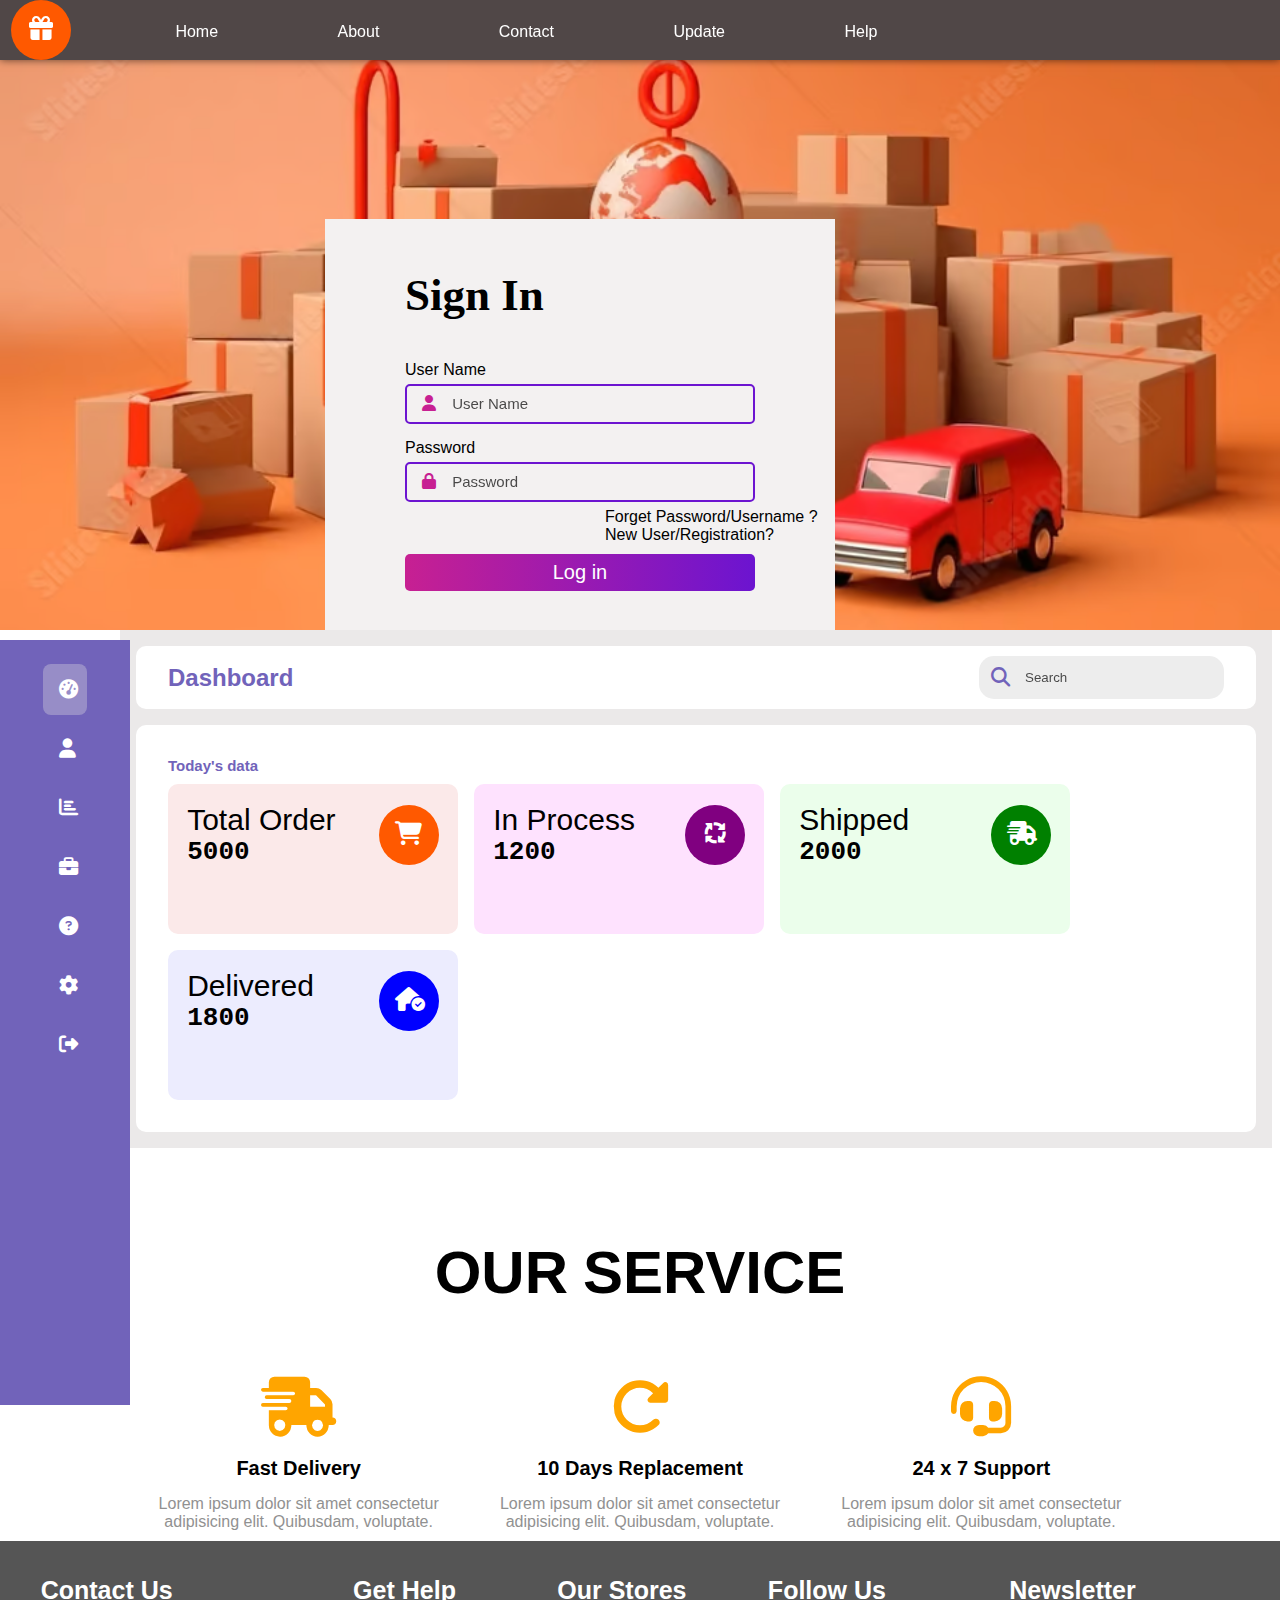
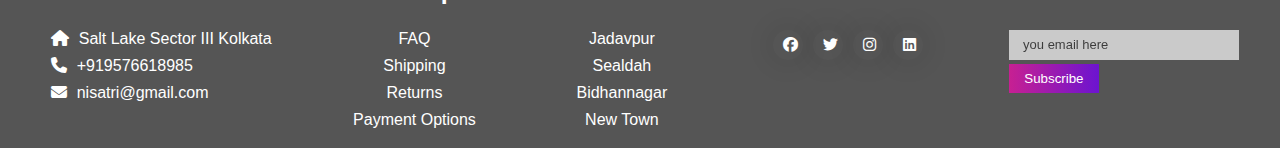
<file: index.html>
<!DOCTYPE html>
<html lang="en">
<head>
    <meta charset="UTF-8">
    <meta name="viewport" content="width=device-width, initial-scale=1.0">
    <title>Document</title>
    <link rel="stylesheet" href="style.css">
    <link rel="stylesheet"
    href="https://cdnjs.cloudflare.com/ajax/libs/font-awesome/6.4.0/css/all.min.css"/>
</head>
<body>
    <div class="cov">
    <div class="login_form">
         
        <div class="right">
            <h1>Sign In </h1>
            <form action="#" method="post">
                <p>User Name</p>
                <div class="user">
                    <i class="fa-solid fa-user"></i>
                     <input type="text"name="user" placeholder="User Name" class="username">
                </div>
                <p class="password_tag">Password</p>
                <div class="password">
                    <i class="fa-solid fa-lock"></i>
                    <input type="text"name="password" placeholder="Password">
    
                </div>
                <p class="forget">Forget Password/Username ? <br> New User/Registration?</p>
                <!-- <p class="forget"> New User</p> -->
                <button type="submit">Log in</button>
            </form>
        </div>
    </div>
    <section>
        
        <nav>
            <div class="logo">
              <h1></h1>
            </div>
            <ul>
                <i class="fa-solid fa-gift icon dark-yellow"></i>
            
            
                <li><a href="#Home">Home</a></li>
                <li><a href="#About">About</a></li>
                <li><a href="#Contact">Contact</a></li>
                <li><a href="#Update">Update</a></li>
                <li><a href="#Help">Help</a></li>
            </ul>
        </nav>
    </section>
  </div>
    
 
    <div class="main--content">
        
        <div class="header--wrapper">
            <div class="header--title">
                <span></span>
                <h2>Dashboard</h2>
            </div>
            <div class="user--info">
                <div class="search--box">
                <i class="fa-solid fa-search"></i>
               <input type="text"placeholder="Search">
                </div>
            </div>
        </div>
        <div class="card--container">
            <h3 class="main--title">Today's data</h3>
            <div class="card--wrapper">
             <div class="payment--card light-red">
                <div class="card--header">
                    <div class="amount">
                        <span class="title">Total Order</span>
                        <span class="amount--value">5000</span>
                    </div>
                    <i class="fas fa-cart-shopping icon dark-yellow"></i>
                </div>
                <span class="card-detail"></span>
             </div>
             <div class="payment--card light-purple">
                <div class="card--header">
                    <div class="amount">
                        <span class="title">In Process</span>
                        <span class="amount--value">1200</span>
                    </div>
                    <i class="fas fa-arrows-spin icon dark-purple"></i>
                </div>
                <span class="card-detail"></span>
             </div>
             <div class="payment--card light-green">
                <div class="card--header">
                    <div class="amount">
                        <span class="title">Shipped</span>
                        <span class="amount--value">2000</span>
                    </div>
                    <i class="fas fa-truck-fast icon dark-green"></i>
                </div>
                <span class="card-detail"></span>
             </div>
             <div class="payment--card light-blue">
                <div class="card--header">
                    <div class="amount">
                        <span class="title">Delivered</span>
                        <span class="amount--value">1800</span>
                    </div>
                    <i class="fas fa-house-circle-check icon dark-blue"></i>
                </div>
                <span class="card-detail"></span>
             </div>
            </div>
        </div>
    </div>
    <div class="sidebar">
        <div class="logx">
            <ul class="menu">
               <li class="active">
                <a href="#">
                    <i class="fas fa-tachometer-alt"></i>
                    <span>Dashboard</span>
                </a>
               </li> <li>
                <a href="#">
                    <i class="fas fa-user"></i>
                    <span>Profile</span>
                </a>
               </li>
               <li>
                <a href="#">
                    <i class="fas fa-chart-bar"></i>
                    <span>Statistics</span>
                </a>
               </li>
               <li>
                <a href="#">
                    <i class="fas fa-briefcase"></i>
                    <span>Careers</span>
                </a>
               </li>
               <li>
                <a href="#">
                    <i class="fas fa-question-circle"></i>
                    <span>FAQ</span>
                </a>
               </li>
               <li>
                <a href="#">
                    <i class="fas fa-cog"></i>
                    <span>Settings</span>
                </a>
               </li>
                <li class="logout">
                <a href="#">
                    <i class="fas fa-sign-out-alt"></i>
                    <span>Logout</span>
                </a>
               </li>
    
    
            </ul>
        </div>
       </div>
       <div class="service"id="Service">
        <h1>our<span>service</span></h1>
        <div class="service_cards">
            <div class="service_box">
                <i class="fa-solid fa-truck-fast"></i>
                <h3>Fast Delivery</h3>
                <p>Lorem ipsum dolor sit amet consectetur adipisicing elit. Quibusdam, voluptate.</p>
            </div>
            <div class="service_box">
                <i class="fa-solid fa-rotate-right"></i>
                <h3>10 Days Replacement</h3>
                <p>Lorem ipsum dolor sit amet consectetur adipisicing elit. Quibusdam, voluptate.</p>
            </div>
            <div class="service_box">
                <i class="fa-solid fa-headset"></i>
                <h3>24 x 7 Support</h3>
                <p>Lorem ipsum dolor sit amet consectetur adipisicing elit. Quibusdam, voluptate.</p>
            </div>
    
        </div>
    </div>
    <footer>
        <div class="footer_main">
            <div class="tag">
                <h1>Contact Us</h1>
                <a href="#"><i class="fa-solid fa-house"></i>Salt Lake Sector III Kolkata</a>
                <a href="#"><i class="fa-solid fa-phone"></i>+919576618985</a>
                <a href="#"><i class="fa-solid fa-envelope"></i>nisatri@gmail.com</a>
            </div>
            <div class="tag">
                <h1>Get Help</h1>
                <a href="#"class="center">FAQ</a>
                <a href="#"class="center">Shipping</a>
                <a href="#"class="center">Returns</a>
                <a href="#"class="center">Payment Options</a>
                </div>
                <div class="tag">
                    <h1>Our Stores</h1>
                    <a href="#"class="center">Jadavpur</a>
                    <a href="#"class="center">Sealdah</a>
                    <a href="#"class="center">Bidhannagar</a>
                    <a href="#"class="center">New Town </a>
                </div>
                <div class="tag">
                    <h1>Follow Us</h1>
                    <div class="social_link">
                    <a href="#"><i class="fa-brands fa-facebook"></i></a>
                    <a href="#"><i class="fa-brands fa-twitter"></i></a>
                    <a href="#"><i class="fa-brands fa-instagram"></i></a>
                    <a href="#"><i class="fa-brands fa-linkedin"></i></a>
                     </div>
                </div>
                <div class="tag">
                    <h1>Newsletter</h1>
                    <div class="search_bar">
                        <input type="text" placeholder="you email here">
                        <button type="submit">Subscribe</button>
                    </div>
                
                </div>
        
        </div>
        
        </footer>
</body>
</html>
</file>
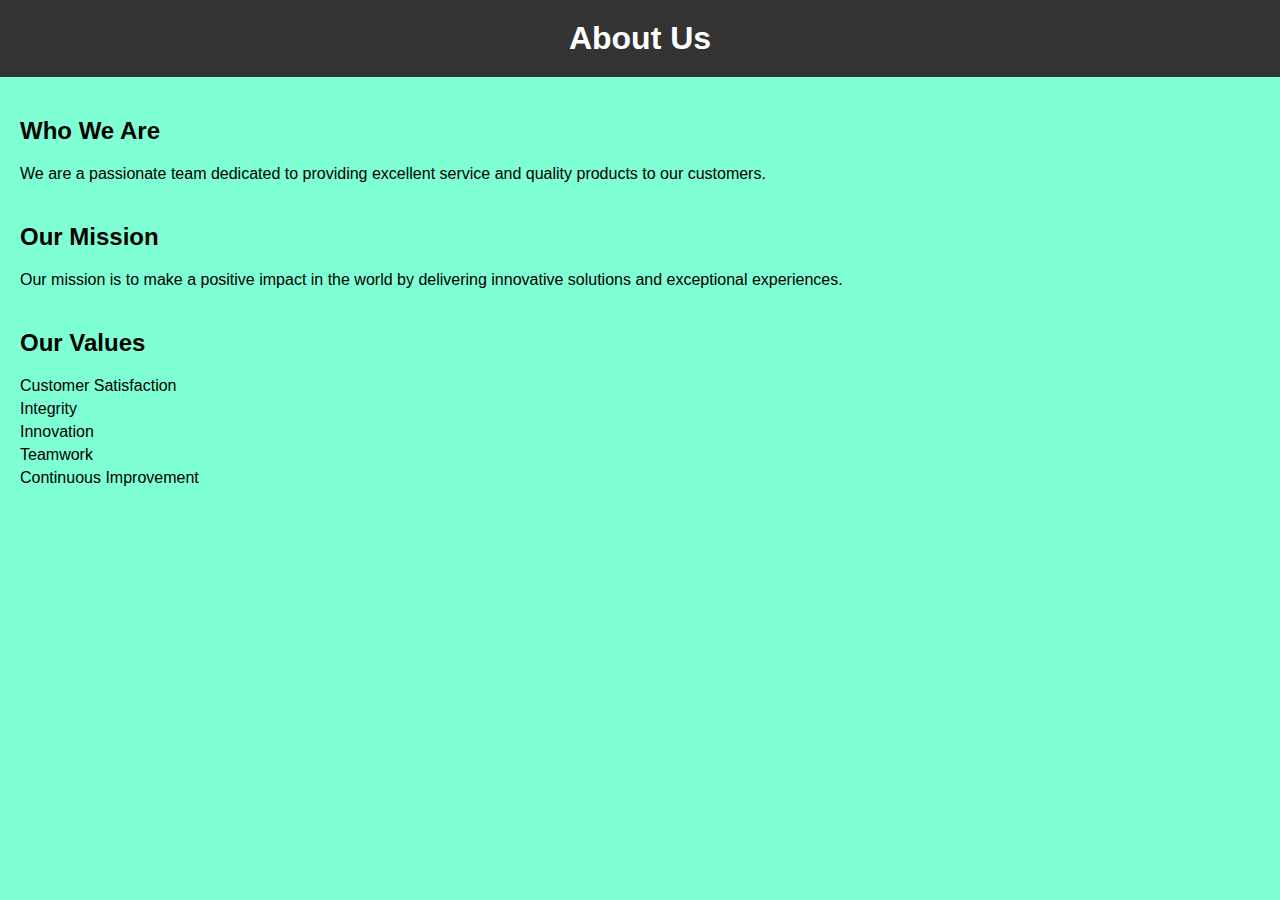
<file: About.html>
<!DOCTYPE html>
<html lang="en">
<head>
    <meta charset="UTF-8">
    <meta name="viewport" content="width=device-width, initial-scale=1.0">
    <title>About Us</title>
   
    <style>
        body {
    font-family: Arial, sans-serif;
    margin: 0;
    padding: 0;
    background-color:aquamarine;
    
}

header {
    background-color: #333;
    color: #fff;
    text-align: center;
    padding: 20px 0;
}

h1 {
    margin: 0;
}

main {
    padding: 20px;
}

.about-section {
    margin-bottom: 40px;
}

h2 {
    color:black;
}

p {
    color:black;
}

ul {
    list-style-type: none;
    padding: 0;
}

li {
    margin-bottom: 5px;
}

    </style>
</head>
<body>
    <header>
        <h1>About Us</h1>
    </header>
    
    <main>
        <section class="about-section">
            <h2>Who We Are</h2>
            <p>We are a passionate team dedicated to providing excellent service and quality products to our customers.</p>
        </section>
        
        <section class="about-section">
            <h2>Our Mission</h2>
            <p>Our mission is to make a positive impact in the world by delivering innovative solutions and exceptional experiences.</p>
        </section>
        
        <section class="about-section">
            <h2>Our Values</h2>
            <ul>
                <li>Customer Satisfaction</li>
                <li>Integrity</li>
                <li>Innovation</li>
                <li>Teamwork</li>
                <li>Continuous Improvement</li>
            </ul>
        </section>
    </main>
</body>
</html>
</file>
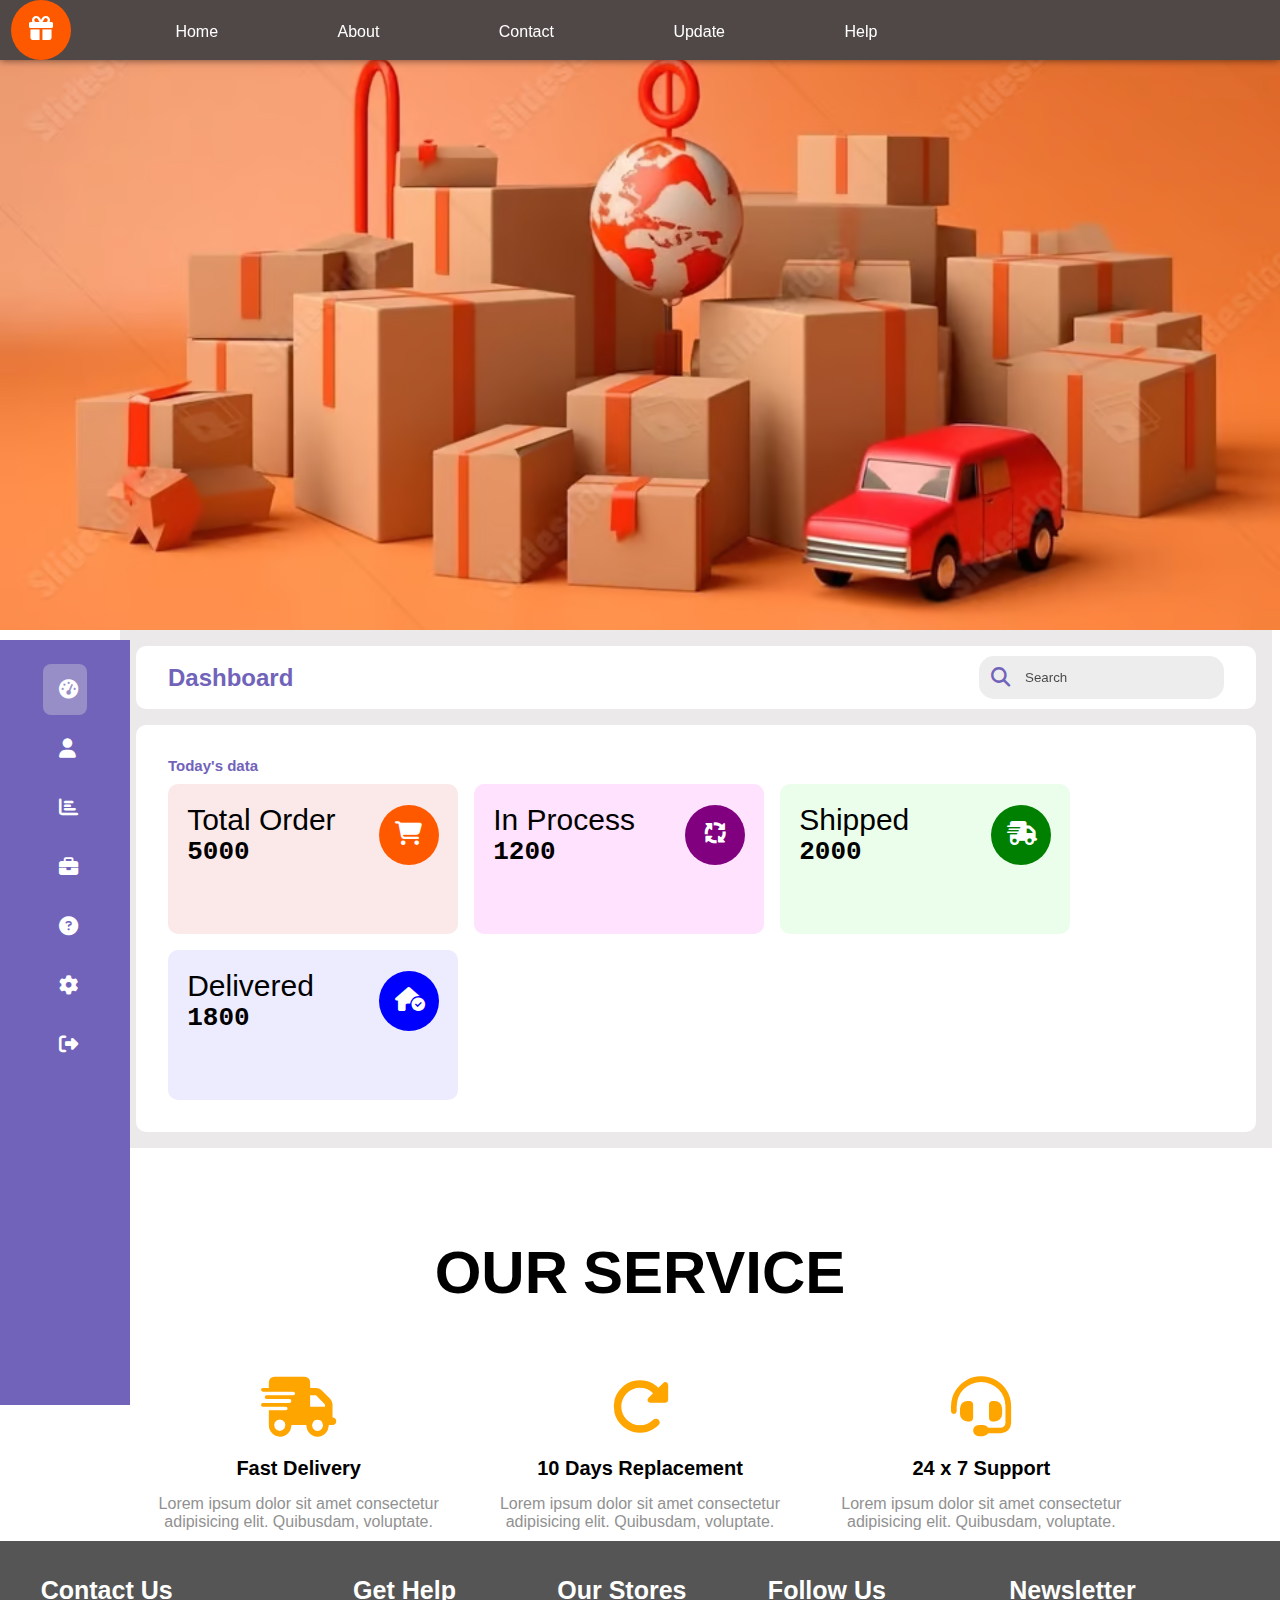
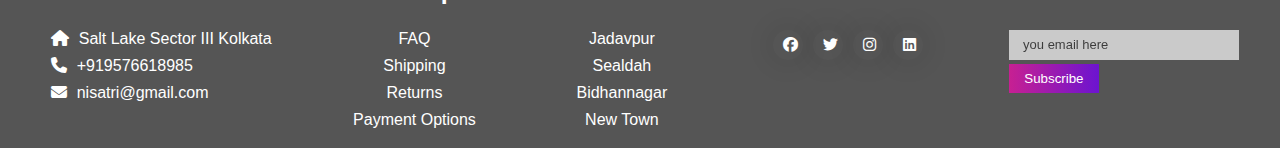
<file: afterLogIn.html>
<!DOCTYPE html>
<html lang="en">
 
<head>
    <meta charset="UTF-8">
    <meta name="viewport" content="width=device-width, initial-scale=1.0">
    <title>Document</title>
    <link rel="stylesheet" href="style.css">
    <link rel="stylesheet" href="https://cdnjs.cloudflare.com/ajax/libs/font-awesome/6.4.0/css/all.min.css" />
</head>

<body>
    <div class="cov">
        <!-- <div class="login_form">

            <div class="right">
                <h1>Sign In </h1>
                <form action="#" method="post">
                    <p>User Name</p>
                    <div class="user">
                        <i class="fa-solid fa-user"></i>
                        <input type="text" name="user" placeholder="User Name" class="username">
                    </div>
                    <p class="password_tag">Password</p>
                    <div class="password">
                        <i class="fa-solid fa-lock"></i>
                        <input type="text" name="password" placeholder="Password">

                    </div>
                    <p class="forget">Forget Password/Username ? <br> New User/Registration?</p>
                    
                    <button type="submit">Log in</button>
                </form>
            </div>
        </div> -->
        <section>

            <nav>
                <div class="logo">
                </div>
                <ul>
                    <i class="fa-solid fa-gift icon dark-yellow"></i>


                    <li><a href="index.html">Home</a></li>
                    <li><a href="about.html">About</a></li>
                    <li><a href="contact.html">Contact</a></li>
                    <li><a href="#Update">Update</a></li>
                    <li><a href="help.html">Help</a></li>
                </ul>
            </nav>
        </section>
    </div>


    <div class="main--content">

        <div class="header--wrapper">
            <div class="header--title">
                <span></span>
                <h2>Dashboard</h2>
            </div>
            <div class="user--info">
                <div class="search--box">
                    <i class="fa-solid fa-search"></i>
                    <input type="text" placeholder="Search">
                </div>
            </div>
        </div>
        <div class="card--container">
            <h3 class="main--title">Today's data</h3>
            <div class="card--wrapper">
                <div class="payment--card light-red">
                    <div class="card--header">
                        <div class="amount">
                            <span class="title">Total Order</span>
                            <span class="amount--value">5000</span>
                        </div>
                        <i class="fas fa-cart-shopping icon dark-yellow"></i>
                    </div>
                    <span class="card-detail"></span>
                </div>
                <div class="payment--card light-purple">
                    <div class="card--header">
                        <div class="amount">
                            <span class="title">In Process</span>
                            <span class="amount--value">1200</span>
                        </div>
                        <i class="fas fa-arrows-spin icon dark-purple"></i>
                    </div>
                    <span class="card-detail"></span>
                </div>
                <div class="payment--card light-green">
                    <div class="card--header">
                        <div class="amount">
                            <span class="title">Shipped</span>
                            <span class="amount--value">2000</span>
                        </div>
                        <i class="fas fa-truck-fast icon dark-green"></i>
                    </div>
                    <span class="card-detail"></span>
                </div>
                <div class="payment--card light-blue">
                    <div class="card--header">
                        <div class="amount">
                            <span class="title">Delivered</span>
                            <span class="amount--value">1800</span>
                        </div>
                        <i class="fas fa-house-circle-check icon dark-blue"></i>
                    </div>
                    <span class="card-detail"></span>
                </div>
            </div>
        </div>
    </div>
    <div class="sidebar">
        <div class="logx">
            <ul class="menu">
                <li class="active">
                    <a href="#">
                        <i class="fas fa-tachometer-alt"></i>
                        <span>Dashboard</span>
                    </a>
                </li>
                <li>
                    <a href="#">
                        <i class="fas fa-user"></i>
                        <span>Profile</span>
                    </a>
                </li>
                <li>
                    <a href="#">
                        <i class="fas fa-chart-bar"></i>
                        <span>Statistics</span>
                    </a>
                </li>
                <li>
                    <a href="#">
                        <i class="fas fa-briefcase"></i>
                        <span>Careers</span>
                    </a>
                </li>
                <li>
                    <a href="#">
                        <i class="fas fa-question-circle"></i>
                        <span>FAQ</span>
                    </a>
                </li>
                <li>
                    <a href="#">
                        <i class="fas fa-cog"></i>
                        <span>Settings</span>
                    </a>
                </li>
                <li class="logout">
                    <a href="#">
                        <i class="fas fa-sign-out-alt"></i>
                        <span>Logout</span>
                    </a>
                </li>


            </ul>
        </div>
    </div>
    <div class="service" id="Service">
        <h1>our<span>service</span></h1>
        <div class="service_cards">
            <div class="service_box">
                <i class="fa-solid fa-truck-fast"></i>
                <h3>Fast Delivery</h3>
                <p>Lorem ipsum dolor sit amet consectetur adipisicing elit. Quibusdam, voluptate.</p>
            </div>
            <div class="service_box">
                <i class="fa-solid fa-rotate-right"></i>
                <h3>10 Days Replacement</h3>
                <p>Lorem ipsum dolor sit amet consectetur adipisicing elit. Quibusdam, voluptate.</p>
            </div>
            <div class="service_box">
                <i class="fa-solid fa-headset"></i>
                <h3>24 x 7 Support</h3>
                <p>Lorem ipsum dolor sit amet consectetur adipisicing elit. Quibusdam, voluptate.</p>
            </div>

        </div>
    </div>
    <footer>
        <div class="footer_main">
            <div class="tag">
                <h1>Contact Us</h1>
                <a href="#"><i class="fa-solid fa-house"></i>Salt Lake Sector III Kolkata</a>
                <a href="#"><i class="fa-solid fa-phone"></i>+919576618985</a>
                <a href="#"><i class="fa-solid fa-envelope"></i>nisatri@gmail.com</a>
            </div>
            <div class="tag">
                <h1>Get Help</h1>
                <a href="#" class="center">FAQ</a>
                <a href="#" class="center">Shipping</a>
                <a href="#" class="center">Returns</a>
                <a href="#" class="center">Payment Options</a>
            </div>
            <div class="tag">
                <h1>Our Stores</h1>
                <a href="#" class="center">Jadavpur</a>
                <a href="#" class="center">Sealdah</a>
                <a href="#" class="center">Bidhannagar</a>
                <a href="#" class="center">New Town </a>
            </div>
            <div class="tag">
                <h1>Follow Us</h1>
                <div class="social_link">
                    <a href="#"><i class="fa-brands fa-facebook"></i></a>
                    <a href="#"><i class="fa-brands fa-twitter"></i></a>
                    <a href="#"><i class="fa-brands fa-instagram"></i></a>
                    <a href="#"><i class="fa-brands fa-linkedin"></i></a>
                </div>
            </div>
            <div class="tag">
                <h1>Newsletter</h1>
                <div class="search_bar">
                    <input type="text" placeholder="you email here">
                    <button type="submit">Subscribe</button>
                </div>

            </div>

        </div>

    </footer>
    <!-- <script src="index.js"></script> -->
</body>

</html>
</file>
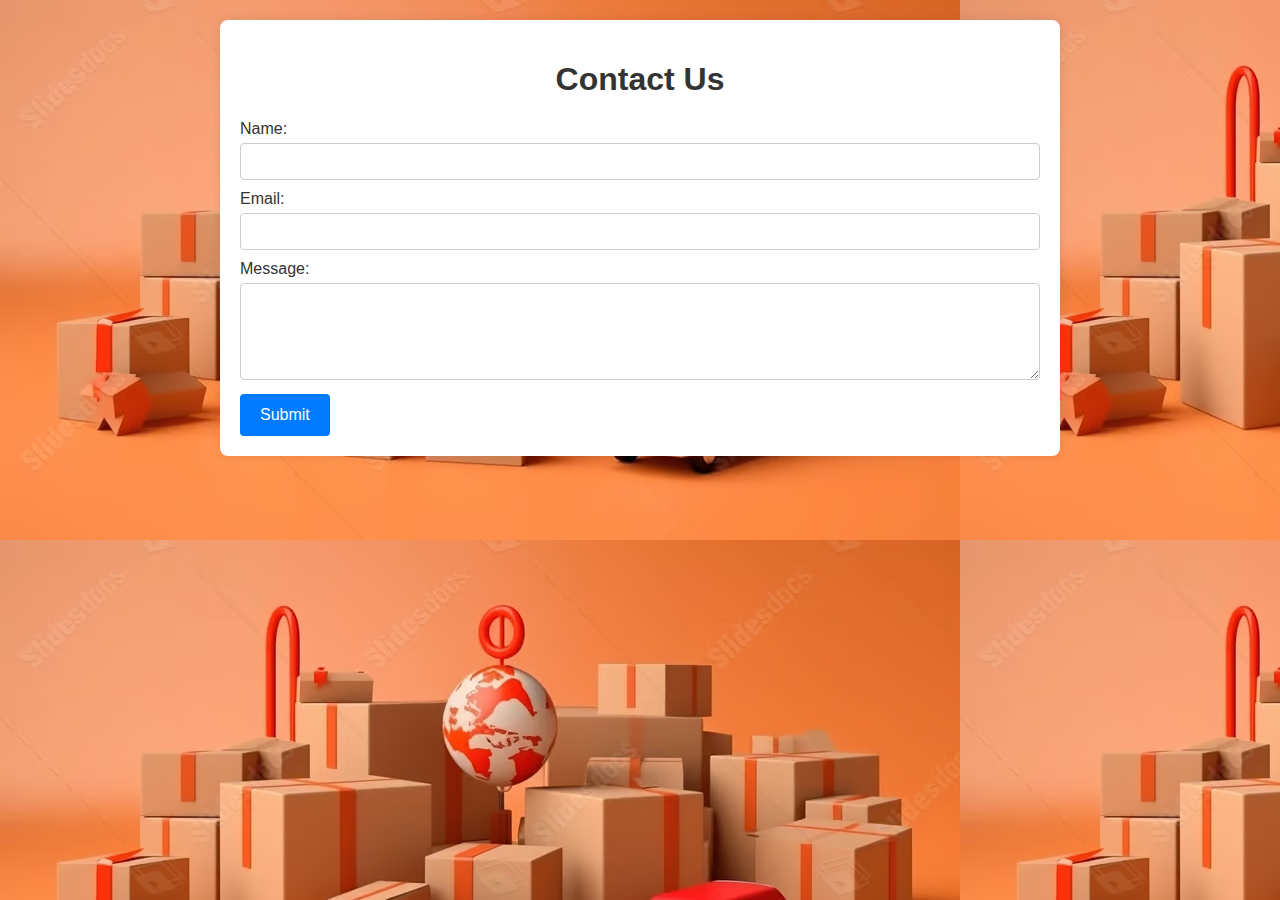
<file: contact.html>
<!DOCTYPE html>
<html lang="en">
<head>
    <meta charset="UTF-8">
    <meta name="viewport" content="width=device-width, initial-scale=1.0">
    <title>Contact Us</title>
  
    
    <style>
        body {
            font-family: Arial, sans-serif;
            margin: 0;
            padding: 0;
            background-image:url(back3.avif);
            
        }
        .container {
            max-width: 800px;
            margin: 20px auto;
            padding: 20px;
            background-color: #fff;
            border-radius: 8px;
            box-shadow: 0 0 10px rgba(0, 0, 0, 0.1);
        }
        h1 {
            text-align: center;
            color: #333;
        }
        form {
            margin-top: 20px;
        }
        label {
            display: block;
            margin-bottom: 5px;
            color: #333;
        }
        input[type="text"],
        input[type="email"],
        textarea {
            width: 100%;
            padding: 10px;
            margin-bottom: 10px;
            border: 1px solid #ccc;
            border-radius: 4px;
            box-sizing: border-box;
        }
        input[type="submit"] {
            background-color: #007bff;
            color: #fff;
            border: none;
            border-radius: 4px;
            padding: 12px 20px;
            cursor: pointer;
            font-size: 16px;
        }
        input[type="submit"]:hover {
            background-color: #0056b3;
        }
    </style>
</head>
<body>
    <div class="container">
        <h1>Contact Us</h1>
        <form action="#" method="post">
            <label for="name">Name:</label>
            <input type="text" id="name" name="name" required>

            <label for="email">Email:</label>
            <input type="email" id="email" name="email" required>

            <label for="message">Message:</label>
            <textarea id="message" name="message" rows="5" required></textarea>

            <input type="submit" value="Submit">
        </form>
    </div>
   
</body>
</html>
</file>
<file: style.css>
.login_form{
    width: 100%;
    height: 90vh;
    padding-top:7%;
    display: flex;
    justify-content: space-around;
    align-items: center;

    
    background-position: center;
    
}


.login_form .right{
    position: relative;
    top: -50px;
    left: -60px;
    padding: 50px 80px;
    background-color: #f3f1f1;
}
.login_form .right h1{
    font-family: prevattscriptssk;
    font-size: 45px;
    margin-bottom: 40px;
}
.login_form .right p{
    margin-bottom: 5px;
}
.login_form .right .user{
    border: 2px solid #6c14d0;
    border-radius: 5px;
    width: 350px;
    height: 40px;
    display: flex;
}
.login_form .right .user i{
    position: relative;
    top: 9px;
    left: 15px;
    color: #c72092;
}
.login_form .right .user .username{
    position: relative;
    left: 9%;
    width: 295px;
    background: none;
    outline: none;
    border: none;
    display: flex;
    font-size: 15px;
}
.login_form .right .password_tag{
    margin: 15px 0 5px 0;
}
.login_form .right .password{
    border: 2px solid #6c14d0;
    border-radius: 5px;
    width: 350px;
    height: 40px;
    display: flex;
}
.login_form .right .password i{
    position: relative;
    top: 9px;
    left: 15px;
    color: #c72092;
}
.login_form .right .password input{
    position: relative;
    left: 9%;
    width: 295px;
    background: none;
    border: none;
    outline: none;
    display: flex;
    font-size: 15px;
}
::-webkit-input-placeholder{
    color: black;
    opacity: 0.7;
}
.login_form .right .forget{
    position: relative;
    left: 200px;
    margin: 6px 0 10px 0;
    cursor: pointer;
}
.login_form .right button{
    width: 350px;
    color: white;
    padding: 7px 20px;
    border: none;
    border-radius: 5px;
    font-size: 20px;
    cursor: pointer;
    background: linear-gradient(to right,#c72092,#6c14d0);
}
section{
    width: 100%;
    height: 70vh;
    
    background-size: cover;
    background-position:center;
}
section nav {
    display: flex;
    align-items: center;
    justify-content: space-around;
    box-shadow: 0 0 8px rgba(0,0,0,0.6);
    background:#2222;
    position:fixed;
    top:0;
    left:0;
    right:0;
    z-index:100;  
}
section nav.logo{
font-size: 35px;
color: #c72092;
margin: 5px;
cursor: pointer;
position:left;
left:+4%;

}
section nav{
    background-color: rgb(80, 71, 71);
}

section nav ul{
    list-style:none ;
    margin: 0;
    padding: 0;
    margin-right: 30%;
    

}

section nav ul li{
    display: inline-block;
    margin: 5px 15px;
    margin-left: 100px;
    
}

section nav ul li a{

    text-decoration:none;
    color:white;
    transition: o.2s;
}

section nav ul li a:hover{
color: #c72092;
}

section nav .icons i{
margin-left: 6px ;
cursor: pointer;
font-size: 18px;
transition: 0.3s;
color: black;
}

section nav .icons i:hover{
    color: #c72092;
}

section nav .icons h6{
    position: absolute;
    top: 15px;
    left: 91%;
    font-size: medium;
    cursor: pointer;
}

section .main .main_content{
   display: flex;
    align-items:center;
    justify-content:space-around;
    
}

section .main .main_content .main_image img{
    width:300px ;
    height: 300px;
    position: relative;
    left:20px ;
    top: 75px;
}




section .main .bottom{
    position:absolute;
    left:6%;
    padding:10px 20px;
    border-radius:30px ;
    background-color:rgb(255, 179, 0) ;
}

section .main .bottom a{
color: white;
text-decoration:none ;


}
section .main .bottom i{
color: white;
margin-left: 5px;
transition: 0.3s;
}
section .main .bottom:hover i{
transform: translateX(6px);
}
.cov{
    background-image:url(back3.avif) ;
    background-position: center;
    background-size: cover;
    margin-top: 30px;
    height: 600px;
    
}
@import url("https://fonts.googleapis.com/css?family=Tangerine");
*{
    margin: 0;
    padding:0;
    border: none;
    outline: none;
    box-sizing: border-box;
    font-family: "Poppins",sans-serif;
}


.sidebar{
    position:absolute;
    top: 0px;
    left: 0;
    bottom: 0;
    width: 130px;
    height: 85vh;
    padding: 0 1.7rem;
    color: #fff;
    overflow: hidden;
    transition: all 0.5s linear;
    background: rgba(113,99,186,255);
    margin-top: 50%;
}
.sidebar:hover{
   width: 240px;
   transition: 0.3s; 
}
.logx{
    height: 80px;
    padding: 16px;
}
.menu{
    height: 88%;
    position: relative;
    list-style: none;
    padding: 0;
}
.menu li{
    padding: 1rem;
    margin: 8px 0;
    border-radius: 8px;
    transition: all 0.5s ease-in-out;
}
.menu li:hover,
.active{
    background: #e0e0e058;
}
.menu a {
    color: #fff;
    font-size: 14px;
    text-decoration: none;
    display: flex;
    align-items: center;
    gap: 1.5rem;
}
.menu a span{
    overflow: hidden;
}
.menu a i{
    font-size: 1.2rem;
}
.logout{
    
    bottom: 0;
    left: 0;
    

}
.main--content{
    position:relative;
    background: #ebe9e9;
    width: 90%;
    padding: 1rem;
    margin-left: 120px;
}
.header--wrapper img{
    width: 50px;
    height: 50px;
    cursor: pointer;
    border-radius: 50%;

}
.header--wrapper{
    display: flex;
    justify-content: space-between;
    align-items: center;
    flex-wrap: wrap;
    background: #fff;
    border-radius: 10px;
    padding: 10px 2rem;
    margin-bottom: 1rem;
}
.header--title{
    color:rgba(113,99,186,255);
}
.user--info{
    display: flex;
    align-items: center;
    gap: 1;
}
.search--box{
    background: rgb(237,237,237);
    border-radius: 15px;
    color: rgba(113,99,186,255);
    display: flex;
    align-items: center;
    gap: 5px;
    padding: 4px 12px;
}
.search--box input{
    background: transparent;
    padding: 10px;

}
.search--box i{
    font-size: 1.2rem;
    cursor: pointer;
    transition: all o.5s ease-in-out;
}
.search--box i:hover{
    transform: scale(1.1);
}
.card--container{
    background: #fff;
    padding: 2rem;
    border-radius: 10px;

}
.card--wrapper{
    display: flex;
    flex-wrap: wrap;
    gap:1rem;
}
.main--title{
    color: rgba(113,99,186,255);
    padding-bottom: 10px;
    font-size: 15px;
}
.payment--card{
    background:rgb(299,223,223) ;
    border-radius: 10px;
    padding: 1.2rem;
    width: 290px;
    height: 150px;
    display: flex;
    flex-direction: column;
    justify-content: space-between;
    transition:  all 0.5s ease-in-out;

}
.payment--card:hover{
    transform: translateY(-5px);

}
.card--header{
    display: flex;
    justify-content: space-between;
    align-items: center;
    margin-bottom: 20px;

}
.amount{
    display: flex;
    flex-direction: column;

}
.title{
    font-size: 30px;
    font-weight: 200;
    
}
.amount--value{
    font-size: 26px;
    font-family: "Courier New",'Courier New', Courier, monospace;
    font-weight: 600;
}
.icon{
    color: #fff;
    padding: 1rem;
   height: 60px;
   width: 60px;
   text-align: center;
   border-radius: 50%;
   font-size: 1.5rem;
   background: red;
}
.card--detail{
    font-size: 18px;
    color: #777777;
    letter-spacing: 2px;
    font-family: "Courier New",'Courier New', Courier, monospace;

}
.light-red{
    background: rgb(251,233,233);

}
.light-purple{
    background: rgb(254,226,254);
}
.light-green{
    background: rgb(235,254,235);
}
.light-blue{
    background: rgb(236,236,254);
}
.dark-yellow{
    background:rgb(255, 89, 0);
}
.dark-purple{
    background: purple;
}
.dark-green{
    background: green;
}
.dark-blue{
    background: blue;
}
.service{
    width:100%;
    padding-top:7%;
    text-align: center;
    
}
.service h1{
    font-size: 60px;
    text-transform: uppercase;
}
.service h1 span{
    margin-left: 15px;
    background:black;
    background-clip:text ;
    -webkit-background-clip: text;
    -webkit-text-fill-color: transparent;

}
.service .service_cards{
    width: 80%;
    margin: auto;
    display: flex;
    text-align: center;
    justify-content: center;
    position: relative;
    top: 50px;
}
.service .service_box i{
font-size: 60px;
color: orange;
margin: 20px 0;
cursor: pointer;
}
.service .service_box h3{
    margin-bottom: 15px;
    font-size: 20px;
}
.service .service_box p{
    text-align: center;
    color: #919191;
    margin-bottom: 60px;
}
footer{
    width: 100%;
    
}
footer .footer_main{
    width: 100%;
    background: #555555;
    display: flex;
    justify-content: space-around;

}
footer .footer_main .tag{
    margin: 10px 0;
}
footer .footer_main .tag .center{
    text-align: center;
}
footer .footer_main .tag h1{
    font-size: 25px;
    margin: 25px 0;
    color:white;
}

footer .footer_main .tag a{
    display: block;
    color:white;
    text-decoration: none;
    margin: 9px 0;
}
footer .footer_main .tag a i{
    padding: 0 10px;
    transition: 0.3s;
}
footer .footer_main .tag a i:hover{
    color: black;
}
footer .footer_main .tag .social_link{
    display: flex;
}
footer .footer_main .tag .social_link a{
    width: 30px;
    height: 30px;
    border-radius: 50%;
    text-align: center;
    text-decoration: none;
    color: white;
    box-shadow: 0 0 20px 10px rgba(0,0,0,0.05);
    position: relative;
    margin: 0 5px;
    z-index: 10;
    overflow: hidden;
}
footer .footer_main .tag .social_link a .fa-brands{
    font-size: 15px;
    line-height: 30px;
    z-index: 10;
    position: relative;
    transition: 0.5s;
}
footer .footer_main .tag .social_link a:hover i{
    color: white;
}
footer .footer_main .tag .social_link a::after{
    content: "";
    width: 100%;
    height: 100%;
    top: 0;
    left: -90px;
    background: linear-gradient(-45deg,#c72092,#6c14d0);
    position: absolute;
    z-index: -10;
    transition: 0.5s;
}
footer .footer_main .tag .social_link a:hover::after{
    left: 0;
}
footer .footer_main .tag .search_bar{
    width: 230px;
    height: 30px;
    background: rgb(202, 202, 202);
    /*border-radius: 25px;*/
}
footer .footer_main .tag .search_bar input{
    width: 200px;
    padding: 2px 0;
    position: relative;
    top: 17%;
    left: 6%;
    border: none;
    background: none;
    outline: none;
    font-size:13px ;
}
footer .footer_main .tag .search_bar button{
    padding: 7px 15px;
    background: linear-gradient(to right,#c72092,#6c14d0);
    border: none;
    margin-top: 15px;
    /*border-radius: 25px;*/
    color: white;
    cursor: pointer;
}
section nav ul i{
    color: white;
}
</file>
